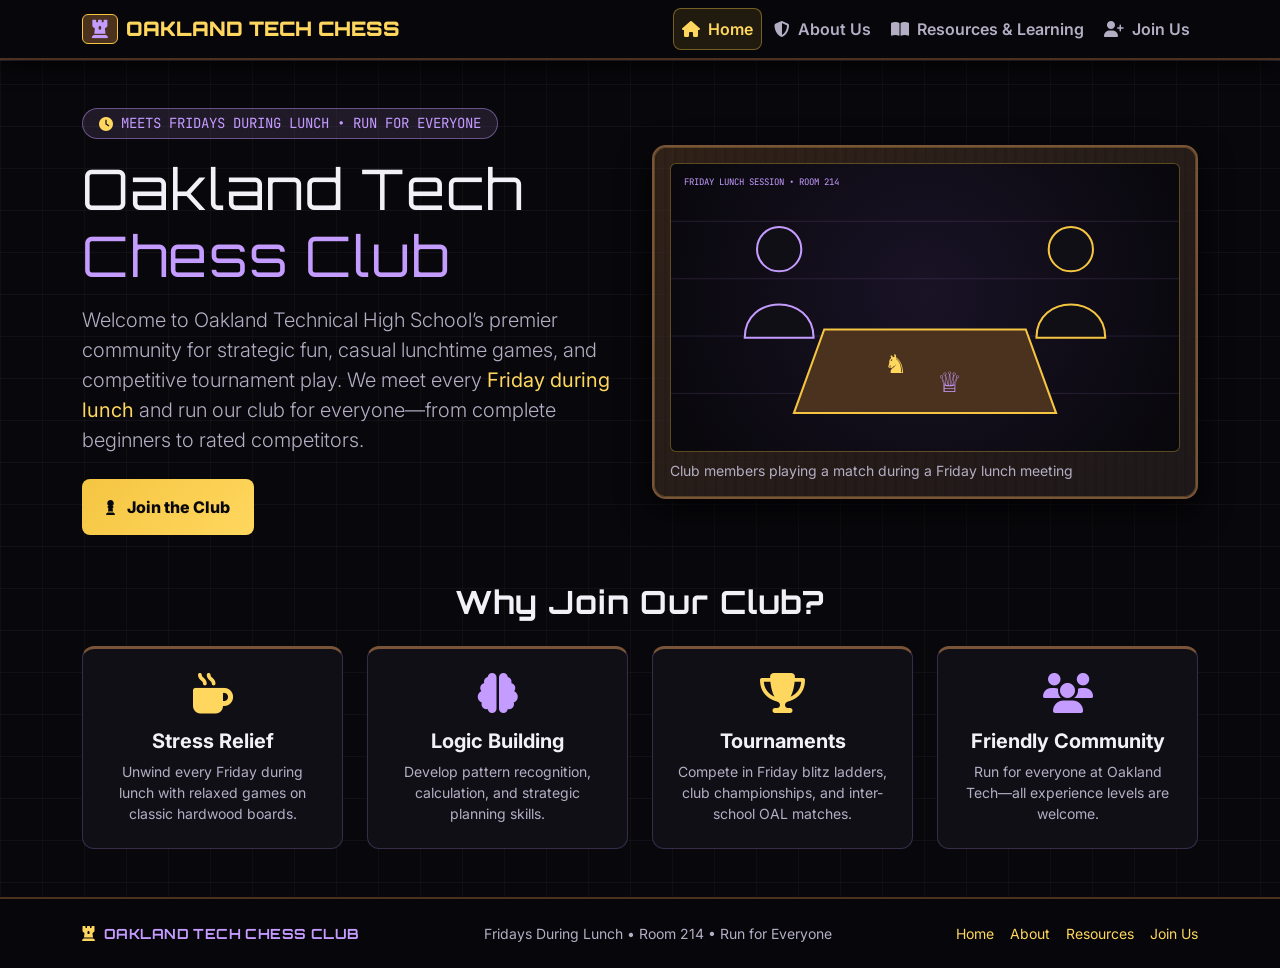
<file: index.html>
<!DOCTYPE html>
<html lang="en">
<head>

    <meta charset="UTF-8">
    <meta name="viewport" content="width=device-width, initial-scale=1.0">
    <title>Oakland Tech Chess Club | Home</title>


    <link href="https://cdn.jsdelivr.net/npm/bootstrap@5.3.3/dist/css/bootstrap.min.css" rel="stylesheet">

 
    <link rel="stylesheet" href="https://cdnjs.cloudflare.com/ajax/libs/font-awesome/6.5.1/css/all.min.css">
    <link href="https://fonts.googleapis.com/css2?family=Inter:wght@400;500;600;700;800&family=JetBrains+Mono:wght@400;600;700&family=Orbitron:wght@600;700;900&display=swap" rel="stylesheet">


    <link rel="stylesheet" href="styles.css">
</head>
<body>
  
    <nav class="navbar navbar-expand-lg navbar-dark navbar-ot sticky-top py-2">
        <div class="container">
  
            <a class="navbar-brand navbar-brand-title d-flex align-items-center gap-2" href="index.html">
                <span class="d-inline-flex align-items-center justify-content-center rounded px-2 py-1" style="background: var(--wood-walnut); border: 1px solid var(--ot-gold);">
                    <i class="fa-solid fa-chess-rook" style="color: var(--ot-light-purple);"></i>
                </span>
                <span>OAKLAND TECH CHESS</span>
            </a>

            <button class="navbar-toggler" style="border-color: var(--ot-gold);" type="button" data-bs-toggle="collapse" data-bs-target="#otMainNav" aria-controls="otMainNav" aria-expanded="false" aria-label="Toggle navigation">
                <span class="navbar-toggler-icon"></span>
            </button>

            <div class="collapse navbar-collapse justify-content-end" id="otMainNav">
                <ul class="navbar-nav align-items-lg-center gap-1 my-2 my-lg-0">
                    <li class="nav-item">
                        <a class="nav-link nav-link-ot active" href="index.html">
                            <i class="fa-solid fa-house me-1"></i> Home
                        </a>
                    </li>
                    <li class="nav-item">
                        <a class="nav-link nav-link-ot " href="about.html">
                            <i class="fa-solid fa-shield-halved me-1"></i> About Us
                        </a>
                    </li>
                    <li class="nav-item">
                        <a class="nav-link nav-link-ot " href="resources.html">
                            <i class="fa-solid fa-book-open me-1"></i> Resources &amp; Learning
                        </a>
                    </li>
                    <li class="nav-item">
                        <a class="nav-link nav-link-ot " href="join.html">
                            <i class="fa-solid fa-user-plus me-1"></i> Join Us
                        </a>
                    </li>
                </ul>
            </div>
        </div>
    </nav>

  
    <main class="container my-5">
        <section class="row align-items-center g-4 mb-5">
            <div class="col-lg-6">
                <div class="d-inline-flex align-items-center gap-2 px-3 py-1 rounded-pill mb-3 font-mono-tech small" style="background: rgba(196, 155, 255, 0.12); border: 1px solid rgba(196, 155, 255, 0.45); color: var(--ot-light-purple);">
                    <i class="fa-solid fa-clock" style="color: var(--ot-gold-bright);"></i>
                    <span>MEETS FRIDAYS DURING LUNCH • RUN FOR EVERYONE</span>
                </div>

                <h1 class="display-4 fw-black mb-3">
                    Oakland Tech <span style="color: var(--ot-light-purple);">Chess Club</span>
                </h1>


                <p class="lead mb-4" style="color: var(--text-muted-soft);">
                    Welcome to Oakland Technical High School’s premier community for strategic fun, casual lunchtime games, and competitive tournament play. We meet every <strong style="color: var(--ot-gold-bright);">Friday during lunch</strong> and run our club for everyone—from complete beginners to rated competitors.
                </p>

            
                <a href="join.html" class="btn btn-ot-gold px-4 py-3">
                    <i class="fa-solid fa-chess-pawn me-2"></i> Join the Club
                </a>
            </div>

   
            <div class="col-lg-6">
                <div class="walnut-panel p-3">
                
                    <svg viewBox="0 0 620 350" class="w-100 rounded" role="img" aria-label="Club members playing a match during a Friday lunch meeting" style="background: radial-gradient(circle at 50% 45%, #191326 0%, #08070B 100%); border: 1px solid rgba(245, 197, 66, 0.35);">
                        <g stroke="rgba(196, 155, 255, 0.16)" stroke-width="1">
                            <line x1="0" y1="70" x2="620" y2="70" /><line x1="0" y1="140" x2="620" y2="140" />
                            <line x1="0" y1="210" x2="620" y2="210" /><line x1="0" y1="280" x2="620" y2="280" />
                        </g>
                        <g transform="translate(82, 62)">
                            <circle cx="50" cy="42" r="27" fill="#100F16" stroke="#C49BFF" stroke-width="2.5" />
                            <path d="M8,150 C8,96 92,96 92,150 Z" fill="#100F16" stroke="#C49BFF" stroke-width="2.5" />
                        </g>
                        <g transform="translate(438, 62)">
                            <circle cx="50" cy="42" r="27" fill="#100F16" stroke="#F5C542" stroke-width="2.5" />
                            <path d="M8,150 C8,96 92,96 92,150 Z" fill="#100F16" stroke="#F5C542" stroke-width="2.5" />
                        </g>
                        <polygon points="187,202 433,202 470,304 150,304" fill="#4A321F" stroke="#F5C542" stroke-width="2.5" />
                        <text x="260" y="255" font-size="32" fill="#FFD75E">♞</text>
                        <text x="325" y="278" font-size="34" fill="#C49BFF">♕</text>
                        <text x="16" y="26" font-family="JetBrains Mono, monospace" font-size="11" fill="#C49BFF">FRIDAY LUNCH SESSION • ROOM 214</text>
                    </svg>
                    <small class="d-block mt-2" style="color: var(--text-muted-soft);">Club members playing a match during a Friday lunch meeting</small>
                </div>
            </div>
        </section>

        <!-- ===== SECTION: WHY JOIN OUR CLUB? (4 Highlights) ===== -->
        <section class="mb-5">
            <h2 class="fw-bold text-center mb-4">Why Join Our Club?</h2>
            <div class="row g-4">
                <!-- Highlight 1: Stress Relief -->
                <div class="col-md-6 col-lg-3">
                    <div class="ot-card p-4 h-100 text-center">
                        <i class="fa-solid fa-mug-hot fs-1 mb-3" style="color: var(--ot-gold-bright);"></i>
                        <h5 class="fw-bold">Stress Relief</h5>
                        <p class="small mb-0" style="color: var(--text-muted-soft);">Unwind every Friday during lunch with relaxed games on classic hardwood boards.</p>
                    </div>
                </div>
                <!-- Highlight 2: Logic Building -->
                <div class="col-md-6 col-lg-3">
                    <div class="ot-card p-4 h-100 text-center">
                        <i class="fa-solid fa-brain fs-1 mb-3" style="color: var(--ot-light-purple);"></i>
                        <h5 class="fw-bold">Logic Building</h5>
                        <p class="small mb-0" style="color: var(--text-muted-soft);">Develop pattern recognition, calculation, and strategic planning skills.</p>
                    </div>
                </div>
                <!-- Highlight 3: Tournaments -->
                <div class="col-md-6 col-lg-3">
                    <div class="ot-card p-4 h-100 text-center">
                        <i class="fa-solid fa-trophy fs-1 mb-3" style="color: var(--ot-gold-bright);"></i>
                        <h5 class="fw-bold">Tournaments</h5>
                        <p class="small mb-0" style="color: var(--text-muted-soft);">Compete in Friday blitz ladders, club championships, and inter-school OAL matches.</p>
                    </div>
                </div>
                <!-- Highlight 4: Friendly Community -->
                <div class="col-md-6 col-lg-3">
                    <div class="ot-card p-4 h-100 text-center">
                        <i class="fa-solid fa-users fs-1 mb-3" style="color: var(--ot-light-purple);"></i>
                        <h5 class="fw-bold">Friendly Community</h5>
                        <p class="small mb-0" style="color: var(--text-muted-soft);">Run for everyone at Oakland Tech—all experience levels are welcome.</p>
                    </div>
                </div>
            </div>
        </section>
    </main>

  
    <footer class="py-4 mt-5">
        <div class="container d-flex flex-column flex-md-row justify-content-between align-items-center gap-3">
            <div class="d-flex align-items-center gap-2">
                <i class="fa-solid fa-chess-rook" style="color: var(--ot-gold-bright);"></i>
                <span class="font-display small fw-bold" style="color: var(--ot-light-purple);">OAKLAND TECH CHESS CLUB</span>
            </div>
            <div class="small text-center" style="color: var(--text-muted-soft);">
                Fridays During Lunch • Room 214 • Run for Everyone
            </div>
            <div class="d-flex gap-3 small">
                <a href="index.html" class="text-decoration-none" style="color: var(--ot-gold-bright);">Home</a>
                <a href="about.html" class="text-decoration-none" style="color: var(--ot-gold-bright);">About</a>
                <a href="resources.html" class="text-decoration-none" style="color: var(--ot-gold-bright);">Resources</a>
                <a href="join.html" class="text-decoration-none" style="color: var(--ot-gold-bright);">Join Us</a>
            </div>
        </div>
    </footer>

   
    <script src="https://cdn.jsdelivr.net/npm/bootstrap@5.3.3/dist/js/bootstrap.bundle.min.js"></script>
</body>
</html>
</file>
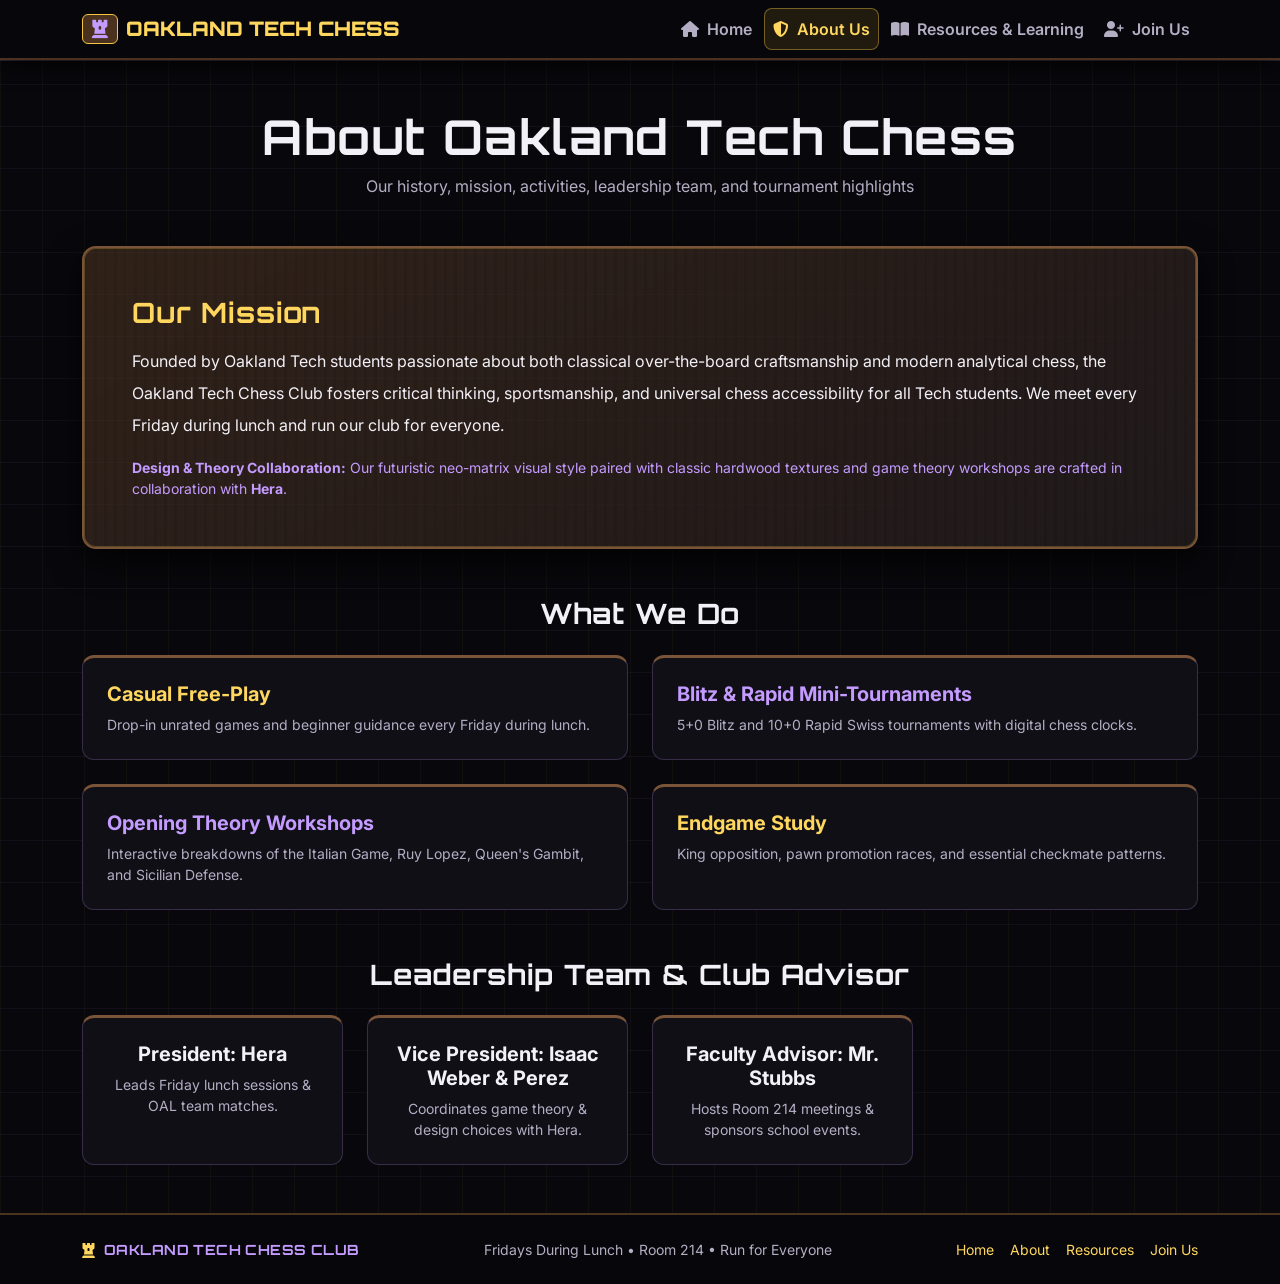
<file: about.html>
<!DOCTYPE html>
<html lang="en">
<head>

    <meta charset="UTF-8">
    <meta name="viewport" content="width=device-width, initial-scale=1.0">
    <title>About Oakland Tech Chess | About Us</title>


    <link href="https://cdn.jsdelivr.net/npm/bootstrap@5.3.3/dist/css/bootstrap.min.css" rel="stylesheet">

    <link rel="stylesheet" href="https://cdnjs.cloudflare.com/ajax/libs/font-awesome/6.5.1/css/all.min.css">
    <link href="https://fonts.googleapis.com/css2?family=Inter:wght@400;500;600;700;800&family=JetBrains+Mono:wght@400;600;700&family=Orbitron:wght@600;700;900&display=swap" rel="stylesheet">


    <link rel="stylesheet" href="styles.css">
</head>
<body>
 
    <nav class="navbar navbar-expand-lg navbar-dark navbar-ot sticky-top py-2">
        <div class="container">
           
            <a class="navbar-brand navbar-brand-title d-flex align-items-center gap-2" href="index.html">
                <span class="d-inline-flex align-items-center justify-content-center rounded px-2 py-1" style="background: var(--wood-walnut); border: 1px solid var(--ot-gold);">
                    <i class="fa-solid fa-chess-rook" style="color: var(--ot-light-purple);"></i>
                </span>
                <span>OAKLAND TECH CHESS</span>
            </a>


            <button class="navbar-toggler" style="border-color: var(--ot-gold);" type="button" data-bs-toggle="collapse" data-bs-target="#otMainNav" aria-controls="otMainNav" aria-expanded="false" aria-label="Toggle navigation">
                <span class="navbar-toggler-icon"></span>
            </button>

            <div class="collapse navbar-collapse justify-content-end" id="otMainNav">
                <ul class="navbar-nav align-items-lg-center gap-1 my-2 my-lg-0">
                    <li class="nav-item">
                        <a class="nav-link nav-link-ot " href="index.html">
                            <i class="fa-solid fa-house me-1"></i> Home
                        </a>
                    </li>
                    <li class="nav-item">
                        <a class="nav-link nav-link-ot active" href="about.html">
                            <i class="fa-solid fa-shield-halved me-1"></i> About Us
                        </a>
                    </li>
                    <li class="nav-item">
                        <a class="nav-link nav-link-ot " href="resources.html">
                            <i class="fa-solid fa-book-open me-1"></i> Resources &amp; Learning
                        </a>
                    </li>
                    <li class="nav-item">
                        <a class="nav-link nav-link-ot " href="join.html">
                            <i class="fa-solid fa-user-plus me-1"></i> Join Us
                        </a>
                    </li>
                </ul>
            </div>
        </div>
    </nav>


    <main class="container my-5">

        <header class="text-center mb-5">
            <h1 class="display-5 fw-bold">About Oakland Tech Chess</h1>
            <p style="color: var(--text-muted-soft);">Our history, mission, activities, leadership team, and tournament highlights</p>
        </header>


        <section class="walnut-panel p-4 p-md-5 mb-5">
            <h3 class="fw-bold mb-3" style="color: var(--ot-gold-bright);">Our Mission</h3>
            <p class="lh-lg mb-3">
                Founded by Oakland Tech students passionate about both classical over-the-board craftsmanship and modern analytical chess, the Oakland Tech Chess Club fosters critical thinking, sportsmanship, and universal chess accessibility for all Tech students. We meet every Friday during lunch and run our club for everyone.
            </p>
            <p class="small mb-0" style="color: var(--ot-light-purple);">
                <strong>Design &amp; Theory Collaboration:</strong> Our futuristic neo-matrix visual style paired with classic hardwood textures and game theory workshops are crafted in collaboration with <strong>Hera</strong>.
            </p>
        </section>

        <section class="mb-5">
            <h3 class="fw-bold text-center mb-4">What We Do</h3>
            <div class="row g-4">
                <div class="col-md-6">
                    <div class="ot-card p-4 h-100">
                        <h5 class="fw-bold" style="color: var(--ot-gold-bright);">Casual Free-Play</h5>
                        <p class="small mb-0" style="color: var(--text-muted-soft);">Drop-in unrated games and beginner guidance every Friday during lunch.</p>
                    </div>
                </div>
                <div class="col-md-6">
                    <div class="ot-card p-4 h-100">
                        <h5 class="fw-bold" style="color: var(--ot-light-purple);">Blitz &amp; Rapid Mini-Tournaments</h5>
                        <p class="small mb-0" style="color: var(--text-muted-soft);">5+0 Blitz and 10+0 Rapid Swiss tournaments with digital chess clocks.</p>
                    </div>
                </div>
                <div class="col-md-6">
                    <div class="ot-card p-4 h-100">
                        <h5 class="fw-bold" style="color: var(--ot-light-purple);">Opening Theory Workshops</h5>
                        <p class="small mb-0" style="color: var(--text-muted-soft);">Interactive breakdowns of the Italian Game, Ruy Lopez, Queen's Gambit, and Sicilian Defense.</p>
                    </div>
                </div>
                <div class="col-md-6">
                    <div class="ot-card p-4 h-100">
                        <h5 class="fw-bold" style="color: var(--ot-gold-bright);">Endgame Study</h5>
                        <p class="small mb-0" style="color: var(--text-muted-soft);">King opposition, pawn promotion races, and essential checkmate patterns.</p>
                    </div>
                </div>
            </div>
        </section>


        <section class="mb-5">
            <h3 class="fw-bold text-center mb-4">Leadership Team &amp; Club Advisor</h3>
            <div class="row g-4 text-center">
                <div class="col-sm-6 col-lg-3"><div class="ot-card p-4 h-100"><h5 class="fw-bold">President: Hera</h5><p class="small mb-0" style="color: var(--text-muted-soft);">Leads Friday lunch sessions &amp; OAL team matches.</p></div></div>
                <div class="col-sm-6 col-lg-3"><div class="ot-card p-4 h-100"><h5 class="fw-bold">Vice President: Isaac Weber & Perez</h5><p class="small mb-0" style="color: var(--text-muted-soft);">Coordinates game theory &amp; design choices with Hera.</p></div></div>
                <div class="col-sm-6 col-lg-3"><div class="ot-card p-4 h-100"><h5 class="fw-bold">Faculty Advisor: Mr. Stubbs</h5><p class="small mb-0" style="color: var(--text-muted-soft);">Hosts Room 214 meetings &amp; sponsors school events.</p></div></div>
            </div>
        </section>

        
    </main>


    <footer class="py-4 mt-5">
        <div class="container d-flex flex-column flex-md-row justify-content-between align-items-center gap-3">
            <div class="d-flex align-items-center gap-2">
                <i class="fa-solid fa-chess-rook" style="color: var(--ot-gold-bright);"></i>
                <span class="font-display small fw-bold" style="color: var(--ot-light-purple);">OAKLAND TECH CHESS CLUB</span>
            </div>
            <div class="small text-center" style="color: var(--text-muted-soft);">
                Fridays During Lunch • Room 214 • Run for Everyone
            </div>
            <div class="d-flex gap-3 small">
                <a href="index.html" class="text-decoration-none" style="color: var(--ot-gold-bright);">Home</a>
                <a href="about.html" class="text-decoration-none" style="color: var(--ot-gold-bright);">About</a>
                <a href="resources.html" class="text-decoration-none" style="color: var(--ot-gold-bright);">Resources</a>
                <a href="join.html" class="text-decoration-none" style="color: var(--ot-gold-bright);">Join Us</a>
            </div>
        </div>
    </footer>

  
    <script src="https://cdn.jsdelivr.net/npm/bootstrap@5.3.3/dist/js/bootstrap.bundle.min.js"></script>
</body>
</html>
</file>
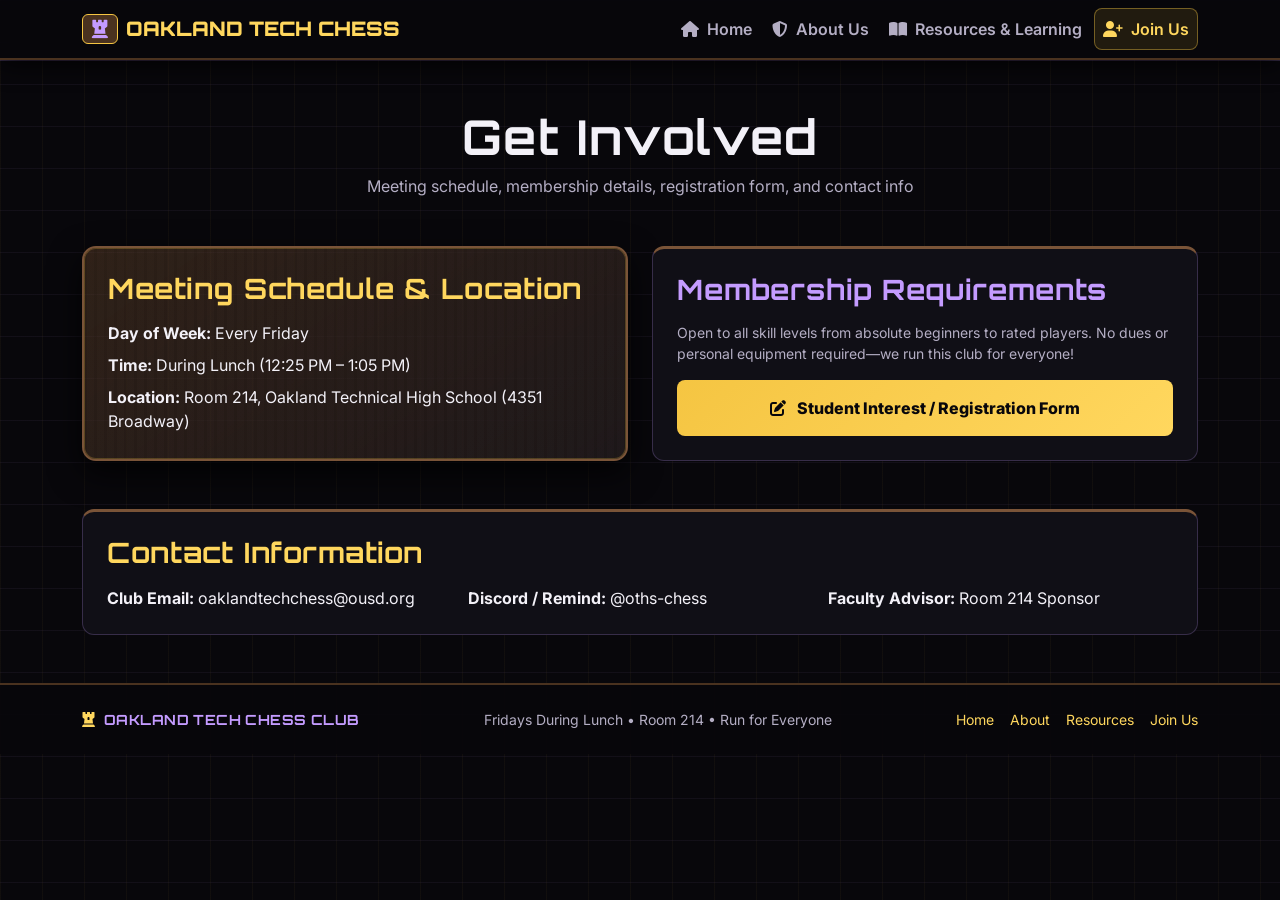
<file: join.html>
<!DOCTYPE html>
<html lang="en">
<head>
   
    <meta charset="UTF-8">
    <meta name="viewport" content="width=device-width, initial-scale=1.0">
    <title>Get Involved | Join Us</title>


    <link href="https://cdn.jsdelivr.net/npm/bootstrap@5.3.3/dist/css/bootstrap.min.css" rel="stylesheet">

  
    <link rel="stylesheet" href="https://cdnjs.cloudflare.com/ajax/libs/font-awesome/6.5.1/css/all.min.css">
    <link href="https://fonts.googleapis.com/css2?family=Inter:wght@400;500;600;700;800&family=JetBrains+Mono:wght@400;600;700&family=Orbitron:wght@600;700;900&display=swap" rel="stylesheet">


    <link rel="stylesheet" href="styles.css">
</head>
<body>

    <nav class="navbar navbar-expand-lg navbar-dark navbar-ot sticky-top py-2">
        <div class="container">
      
            <a class="navbar-brand navbar-brand-title d-flex align-items-center gap-2" href="index.html">
                <span class="d-inline-flex align-items-center justify-content-center rounded px-2 py-1" style="background: var(--wood-walnut); border: 1px solid var(--ot-gold);">
                    <i class="fa-solid fa-chess-rook" style="color: var(--ot-light-purple);"></i>
                </span>
                <span>OAKLAND TECH CHESS</span>
            </a>

            <button class="navbar-toggler" style="border-color: var(--ot-gold);" type="button" data-bs-toggle="collapse" data-bs-target="#otMainNav" aria-controls="otMainNav" aria-expanded="false" aria-label="Toggle navigation">
                <span class="navbar-toggler-icon"></span>
            </button>

          
            <div class="collapse navbar-collapse justify-content-end" id="otMainNav">
                <ul class="navbar-nav align-items-lg-center gap-1 my-2 my-lg-0">
                    <li class="nav-item">
                        <a class="nav-link nav-link-ot " href="index.html">
                            <i class="fa-solid fa-house me-1"></i> Home
                        </a>
                    </li>
                    <li class="nav-item">
                        <a class="nav-link nav-link-ot " href="about.html">
                            <i class="fa-solid fa-shield-halved me-1"></i> About Us
                        </a>
                    </li>
                    <li class="nav-item">
                        <a class="nav-link nav-link-ot " href="resources.html">
                            <i class="fa-solid fa-book-open me-1"></i> Resources &amp; Learning
                        </a>
                    </li>
                    <li class="nav-item">
                        <a class="nav-link nav-link-ot active" href="join.html">
                            <i class="fa-solid fa-user-plus me-1"></i> Join Us
                        </a>
                    </li>
                </ul>
            </div>
        </div>
    </nav>

    <main class="container my-5">
  
        <header class="text-center mb-5">
            <h1 class="display-5 fw-bold">Get Involved</h1>
            <p style="color: var(--text-muted-soft);">Meeting schedule, membership details, registration form, and contact info</p>
        </header>

        <div class="row g-4 mb-5">
           
            <section class="col-lg-6">
                <div class="walnut-panel p-4 h-100">
                    <h3 class="fw-bold mb-3" style="color: var(--ot-gold-bright);">Meeting Schedule &amp; Location</h3>
                    <ul class="list-unstyled mb-0">
                        <li class="mb-2"><strong>Day of Week:</strong> Every Friday</li>
                        <li class="mb-2"><strong>Time:</strong> During Lunch (12:25 PM – 1:05 PM)</li>
                        <li><strong>Location:</strong> Room 214, Oakland Technical High School (4351 Broadway)</li>
                    </ul>
                </div>
            </section>

         
            <section class="col-lg-6">
                <div class="ot-card p-4 h-100">
                    <h3 class="fw-bold mb-3" style="color: var(--ot-light-purple);">Membership Requirements</h3>
                    <p class="small" style="color: var(--text-muted-soft);">
                        Open to all skill levels from absolute beginners to rated players. No dues or personal equipment required—we run this club for everyone!
                    </p>
                    <a href="https://forms.gle/" target="_blank" rel="noopener noreferrer" class="btn btn-ot-gold w-100 py-3">
                        <i class="fa-solid fa-pen-to-square me-2"></i> Student Interest / Registration Form
                    </a>
                </div>
            </section>
        </div>


        <section class="ot-card p-4">
            <h3 class="fw-bold mb-3" style="color: var(--ot-gold-bright);">Contact Information</h3>
            <div class="row g-3">
                <div class="col-md-4"><strong>Club Email:</strong> oaklandtechchess@ousd.org</div>
                <div class="col-md-4"><strong>Discord / Remind:</strong> @oths-chess</div>
                <div class="col-md-4"><strong>Faculty Advisor:</strong> Room 214 Sponsor</div>
            </div>
        </section>
    </main>

 
    <footer class="py-4 mt-5">
        <div class="container d-flex flex-column flex-md-row justify-content-between align-items-center gap-3">
            <div class="d-flex align-items-center gap-2">
                <i class="fa-solid fa-chess-rook" style="color: var(--ot-gold-bright);"></i>
                <span class="font-display small fw-bold" style="color: var(--ot-light-purple);">OAKLAND TECH CHESS CLUB</span>
            </div>
            <div class="small text-center" style="color: var(--text-muted-soft);">
                Fridays During Lunch • Room 214 • Run for Everyone
            </div>
            <div class="d-flex gap-3 small">
                <a href="index.html" class="text-decoration-none" style="color: var(--ot-gold-bright);">Home</a>
                <a href="about.html" class="text-decoration-none" style="color: var(--ot-gold-bright);">About</a>
                <a href="resources.html" class="text-decoration-none" style="color: var(--ot-gold-bright);">Resources</a>
                <a href="join.html" class="text-decoration-none" style="color: var(--ot-gold-bright);">Join Us</a>
            </div>
        </div>
    </footer>

    <script src="https://cdn.jsdelivr.net/npm/bootstrap@5.3.3/dist/js/bootstrap.bundle.min.js"></script>
</body>
</html>
</file>
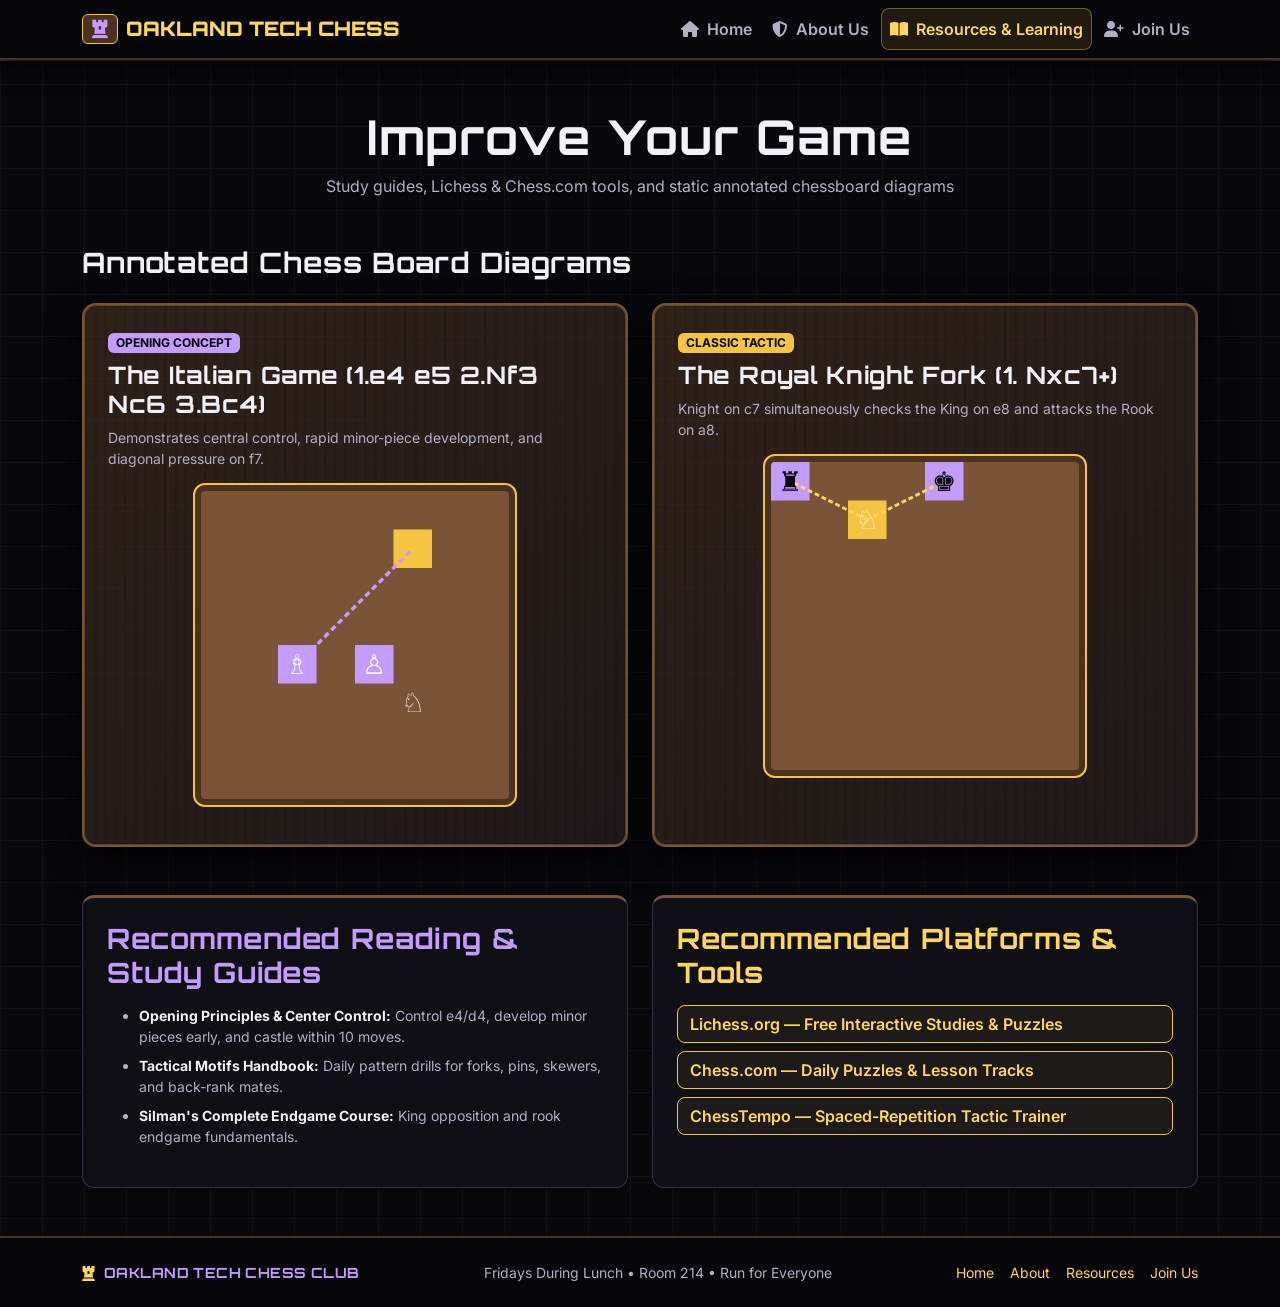
<file: resources.html>
<!DOCTYPE html>
<html lang="en">
<head>

    <meta charset="UTF-8">
    <meta name="viewport" content="width=device-width, initial-scale=1.0">
    <title>Improve Your Game | Resources & Learning</title>


    <link href="https://cdn.jsdelivr.net/npm/bootstrap@5.3.3/dist/css/bootstrap.min.css" rel="stylesheet">


    <link rel="stylesheet" href="https://cdnjs.cloudflare.com/ajax/libs/font-awesome/6.5.1/css/all.min.css">
    <link href="https://fonts.googleapis.com/css2?family=Inter:wght@400;500;600;700;800&family=JetBrains+Mono:wght@400;600;700&family=Orbitron:wght@600;700;900&display=swap" rel="stylesheet">


    <link rel="stylesheet" href="styles.css">
</head>
<body>
  
    <nav class="navbar navbar-expand-lg navbar-dark navbar-ot sticky-top py-2">
        <div class="container">

            <a class="navbar-brand navbar-brand-title d-flex align-items-center gap-2" href="index.html">
                <span class="d-inline-flex align-items-center justify-content-center rounded px-2 py-1" style="background: var(--wood-walnut); border: 1px solid var(--ot-gold);">
                    <i class="fa-solid fa-chess-rook" style="color: var(--ot-light-purple);"></i>
                </span>
                <span>OAKLAND TECH CHESS</span>
            </a>


            <button class="navbar-toggler" style="border-color: var(--ot-gold);" type="button" data-bs-toggle="collapse" data-bs-target="#otMainNav" aria-controls="otMainNav" aria-expanded="false" aria-label="Toggle navigation">
                <span class="navbar-toggler-icon"></span>
            </button>


            <div class="collapse navbar-collapse justify-content-end" id="otMainNav">
                <ul class="navbar-nav align-items-lg-center gap-1 my-2 my-lg-0">
                    <li class="nav-item">
                        <a class="nav-link nav-link-ot " href="index.html">
                            <i class="fa-solid fa-house me-1"></i> Home
                        </a>
                    </li>
                    <li class="nav-item">
                        <a class="nav-link nav-link-ot " href="about.html">
                            <i class="fa-solid fa-shield-halved me-1"></i> About Us
                        </a>
                    </li>
                    <li class="nav-item">
                        <a class="nav-link nav-link-ot active" href="resources.html">
                            <i class="fa-solid fa-book-open me-1"></i> Resources &amp; Learning
                        </a>
                    </li>
                    <li class="nav-item">
                        <a class="nav-link nav-link-ot " href="join.html">
                            <i class="fa-solid fa-user-plus me-1"></i> Join Us
                        </a>
                    </li>
                </ul>
            </div>
        </div>
    </nav>


    <main class="container my-5">
     
        <header class="text-center mb-5">
            <h1 class="display-5 fw-bold">Improve Your Game</h1>
            <p style="color: var(--text-muted-soft);">Study guides, Lichess &amp; Chess.com tools, and static annotated chessboard diagrams</p>
        </header>

     
        <section class="mb-5">
            <h3 class="fw-bold mb-4">Annotated Chess Board Diagrams</h3>
            <div class="row g-4">
         
                <div class="col-lg-6">
                    <div class="walnut-panel p-4 h-100">
                        <span class="badge mb-2" style="background: var(--ot-light-purple); color: var(--bg-black);">OPENING CONCEPT</span>
                        <h4 class="fw-bold">The Italian Game (1.e4 e5 2.Nf3 Nc6 3.Bc4)</h4>
                        <p class="small" style="color: var(--text-muted-soft);">Demonstrates central control, rapid minor-piece development, and diagonal pressure on f7.</p>
                        <div class="diagram-frame mx-auto my-3" style="max-width: 320px;">
                            <svg viewBox="0 0 320 320" class="w-100 d-block" role="img" aria-label="Italian Game opening diagram">
                                <rect x="0" y="0" width="320" height="320" fill="#7A5438"/>
                                <rect x="80" y="160" width="40" height="40" fill="#C49BFF"/>
                                <rect x="160" y="160" width="40" height="40" fill="#C49BFF"/>
                                <rect x="200" y="40" width="40" height="40" fill="#F5C542"/>
                                <line x1="100" y1="180" x2="220" y2="60" stroke="#C49BFF" stroke-width="3.5" stroke-dasharray="6,4"/>
                                <text x="100" y="190" font-size="28" text-anchor="middle" fill="#F3F1F8">♗</text>
                                <text x="180" y="190" font-size="28" text-anchor="middle" fill="#F3F1F8">♙</text>
                                <text x="220" y="230" font-size="28" text-anchor="middle" fill="#F3F1F8">♘</text>
                            </svg>
                        </div>
                    </div>
                </div>

       
                <div class="col-lg-6">
                    <div class="walnut-panel p-4 h-100">
                        <span class="badge mb-2" style="background: var(--ot-gold); color: var(--bg-black);">CLASSIC TACTIC</span>
                        <h4 class="fw-bold">The Royal Knight Fork (1. Nxc7+)</h4>
                        <p class="small" style="color: var(--text-muted-soft);">Knight on c7 simultaneously checks the King on e8 and attacks the Rook on a8.</p>
                        <div class="diagram-frame mx-auto my-3" style="max-width: 320px;">
                            <svg viewBox="0 0 320 320" class="w-100 d-block" role="img" aria-label="Knight Fork tactical diagram">
                                <rect x="0" y="0" width="320" height="320" fill="#7A5438"/>
                                <rect x="0" y="0" width="40" height="40" fill="#C49BFF"/>
                                <rect x="160" y="0" width="40" height="40" fill="#C49BFF"/>
                                <rect x="80" y="40" width="40" height="40" fill="#F5C542"/>
                                <line x1="100" y1="60" x2="20" y2="20" stroke="#FFD75E" stroke-width="3" stroke-dasharray="5,3"/>
                                <line x1="100" y1="60" x2="180" y2="20" stroke="#FFD75E" stroke-width="3" stroke-dasharray="5,3"/>
                                <text x="20" y="30" font-size="28" text-anchor="middle" fill="#08070B">♜</text>
                                <text x="180" y="30" font-size="28" text-anchor="middle" fill="#08070B">♚</text>
                                <text x="100" y="70" font-size="28" text-anchor="middle" fill="#F3F1F8">♘</text>
                            </svg>
                        </div>
                    </div>
                </div>
            </div>
        </section>

   
        <section class="row g-4">
            <div class="col-lg-6">
                <div class="ot-card p-4 h-100">
                    <h3 class="fw-bold mb-3" style="color: var(--ot-light-purple);">Recommended Reading &amp; Study Guides</h3>
                    <ul class="small" style="color: var(--text-muted-soft);">
                        <li class="mb-2"><strong style="color: var(--text-light);">Opening Principles &amp; Center Control:</strong> Control e4/d4, develop minor pieces early, and castle within 10 moves.</li>
                        <li class="mb-2"><strong style="color: var(--text-light);">Tactical Motifs Handbook:</strong> Daily pattern drills for forks, pins, skewers, and back-rank mates.</li>
                        <li><strong style="color: var(--text-light);">Silman's Complete Endgame Course:</strong> King opposition and rook endgame fundamentals.</li>
                    </ul>
                </div>
            </div>
            <div class="col-lg-6">
                <div class="ot-card p-4 h-100">
                    <h3 class="fw-bold mb-3" style="color: var(--ot-gold-bright);">Recommended Platforms &amp; Tools</h3>
                    <div class="d-grid gap-2">
                        <a href="https://lichess.org/learn" target="_blank" rel="noopener noreferrer" class="btn btn-ot-outline text-start">Lichess.org — Free Interactive Studies &amp; Puzzles</a>
                        <a href="https://www.chess.com/puzzles" target="_blank" rel="noopener noreferrer" class="btn btn-ot-outline text-start">Chess.com — Daily Puzzles &amp; Lesson Tracks</a>
                        <a href="https://chesstempo.com" target="_blank" rel="noopener noreferrer" class="btn btn-ot-outline text-start">ChessTempo — Spaced-Repetition Tactic Trainer</a>
                    </div>
                </div>
            </div>
        </section>
    </main>

 
    <footer class="py-4 mt-5">
        <div class="container d-flex flex-column flex-md-row justify-content-between align-items-center gap-3">
            <div class="d-flex align-items-center gap-2">
                <i class="fa-solid fa-chess-rook" style="color: var(--ot-gold-bright);"></i>
                <span class="font-display small fw-bold" style="color: var(--ot-light-purple);">OAKLAND TECH CHESS CLUB</span>
            </div>
            <div class="small text-center" style="color: var(--text-muted-soft);">
                Fridays During Lunch • Room 214 • Run for Everyone
            </div>
            <div class="d-flex gap-3 small">
                <a href="index.html" class="text-decoration-none" style="color: var(--ot-gold-bright);">Home</a>
                <a href="about.html" class="text-decoration-none" style="color: var(--ot-gold-bright);">About</a>
                <a href="resources.html" class="text-decoration-none" style="color: var(--ot-gold-bright);">Resources</a>
                <a href="join.html" class="text-decoration-none" style="color: var(--ot-gold-bright);">Join Us</a>
            </div>
        </div>
    </footer>

   
    <script src="https://cdn.jsdelivr.net/npm/bootstrap@5.3.3/dist/js/bootstrap.bundle.min.js"></script>
</body>
</html>
</file>
<file: styles.css>
:root {
    --bg-black: #08070B;
    --bg-panel: #100F16;
    --ot-light-purple: #C49BFF;
    --ot-purple-accent: #B388FF;
    --ot-purple-glow: rgba(196, 155, 255, 0.28);
    --ot-gold: #F5C542;
    --ot-gold-bright: #FFD75E;
    --ot-gold-glow: rgba(245, 197, 66, 0.28);
    --wood-walnut: #4A321F;
    --wood-oak: #7A5438;
    --wood-maple: #D2B48C;
    --text-light: #F3F1F8;
    --text-muted-soft: #B4AEC4;
}

/* Base Body & Neo-Matrix Architectural Line Grid */
body {
    background-color: var(--bg-black);
    color: var(--text-light);
    font-family: 'Inter', sans-serif;
    background-image:
        linear-gradient(rgba(196, 155, 255, 0.055) 1px, transparent 1px),
        linear-gradient(90deg, rgba(245, 197, 66, 0.04) 1px, transparent 1px);
    background-size: 42px 42px;
}

h1, h2, h3, h4, .font-display {
    font-family: 'Orbitron', sans-serif;
    letter-spacing: 0.03em;
}

.font-mono-tech {
    font-family: 'JetBrains Mono', monospace;
}

/* Shared Bootstrap Navbar Overrides */
.navbar-ot {
    background: rgba(8, 7, 11, 0.94);
    backdrop-filter: blur(14px);
    border-bottom: 2px solid var(--wood-walnut);
    box-shadow: 0 4px 24px rgba(0, 0, 0, 0.8), 0 1px 0 rgba(196, 155, 255, 0.25);
}

.navbar-brand-title {
    font-family: 'Orbitron', sans-serif;
    font-weight: 900;
    color: var(--ot-gold-bright) !important;
}

.nav-link-ot {
    color: var(--text-muted-soft) !important;
    font-weight: 600;
    border-radius: 8px;
    transition: all 0.22s ease;
}

.nav-link-ot:hover {
    color: var(--ot-light-purple) !important;
    background: rgba(196, 155, 255, 0.08);
}

.nav-link-ot.active {
    color: var(--ot-gold-bright) !important;
    background: rgba(245, 197, 66, 0.11);
    border: 1px solid rgba(245, 197, 66, 0.4);
}

/* Lichess / Chess.com Inspired Cards with Toned Hardwood Trim */
.ot-card {
    background-color: var(--bg-panel);
    border: 1px solid rgba(196, 155, 255, 0.22);
    border-top: 3px solid var(--wood-oak);
    border-radius: 12px;
    transition: transform 0.25s ease, box-shadow 0.25s ease, border-color 0.25s ease;
}

.ot-card:hover {
    transform: translateY(-4px);
    border-color: var(--ot-light-purple);
    box-shadow: 0 12px 28px rgba(0, 0, 0, 0.72), 0 0 18px rgba(196, 155, 255, 0.18);
}

/* Classic Walnut Wood Panel */
.walnut-panel {
    background:
        repeating-linear-gradient(
            90deg,
            rgba(74, 50, 31, 0.22) 0px,
            rgba(74, 50, 31, 0.22) 3px,
            rgba(122, 84, 56, 0.14) 3px,
            rgba(122, 84, 56, 0.14) 10px
        ),
        linear-gradient(145deg, rgba(74, 50, 31, 0.42) 0%, rgba(16, 15, 22, 0.97) 100%);
    border: 2px solid var(--wood-oak);
    box-shadow: inset 0 0 0 1px rgba(245, 197, 66, 0.24), 0 12px 32px rgba(0, 0, 0, 0.78);
    border-radius: 14px;
}

/* School Gold & Light Purple Buttons */
.btn-ot-gold {
    background: linear-gradient(135deg, var(--ot-gold), var(--ot-gold-bright));
    color: var(--bg-black);
    font-weight: 800;
    border: none;
    border-radius: 8px;
}

.btn-ot-outline {
    color: var(--ot-gold-bright);
    border: 1.5px solid var(--ot-gold);
    background: rgba(245, 197, 66, 0.06);
    font-weight: 600;
    border-radius: 8px;
}

.diagram-frame {
    border: 6px solid var(--wood-walnut);
    outline: 2px solid var(--ot-gold);
    border-radius: 10px;
    overflow: hidden;
}

footer {
    background: rgba(8, 7, 11, 0.97);
    border-top: 2px solid var(--wood-walnut);
}
</file>
